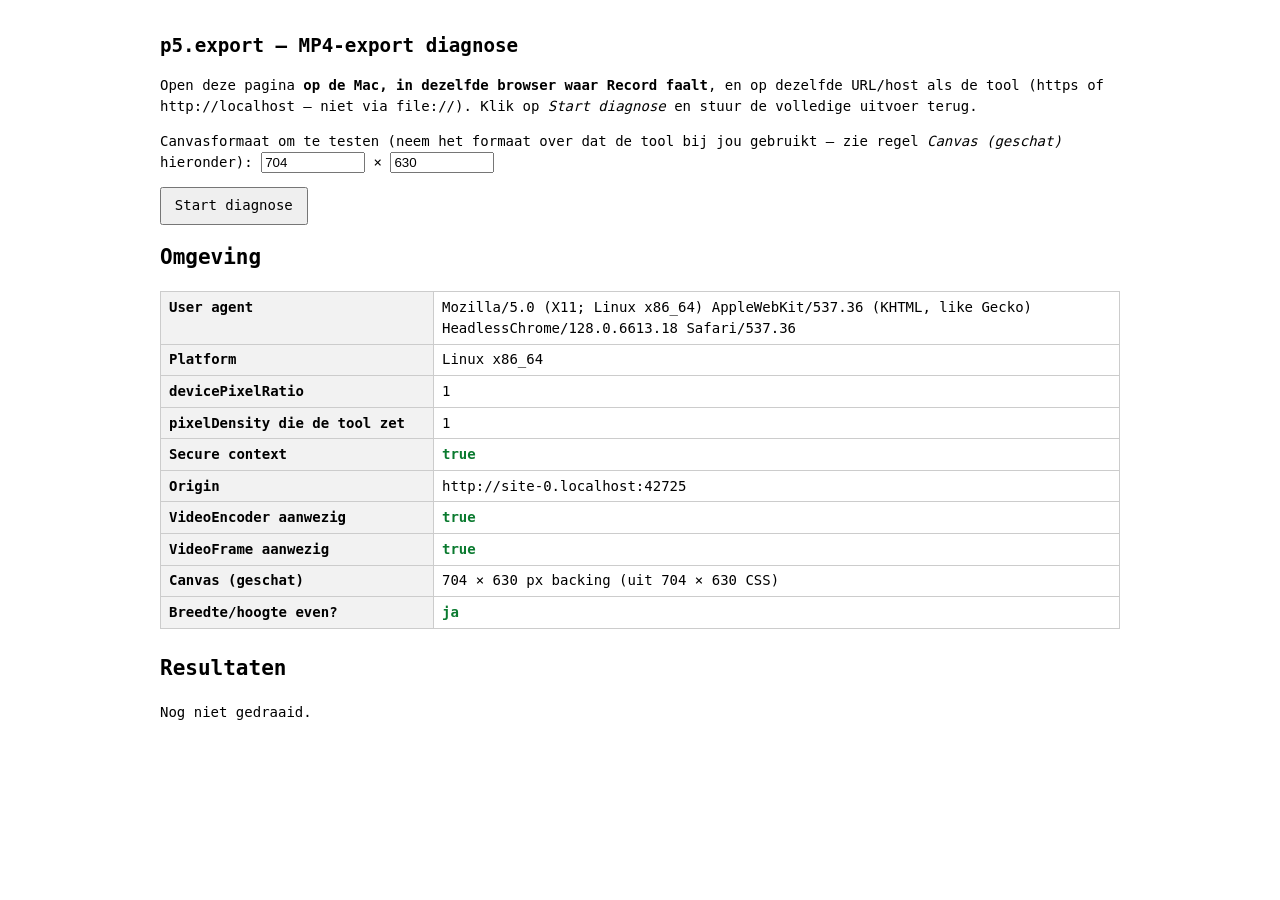
<file: mp4-export-diagnose.html>
<!doctype html>
<html lang="nl">
<head>
<meta charset="utf-8">
<title>p5.export — MP4-export diagnose</title>
<style>
  body { font: 14px/1.5 ui-monospace, Menlo, Consolas, monospace; margin: 2rem auto; max-width: 60rem; padding: 0 1rem; }
  h1 { font-size: 1.2rem; }
  table { border-collapse: collapse; width: 100%; margin: .5rem 0 1.5rem; }
  th, td { border: 1px solid #ccc; padding: .3rem .5rem; text-align: left; vertical-align: top; }
  th { background: #f2f2f2; width: 16rem; }
  .ok   { color: #0a7a2f; font-weight: bold; }
  .bad  { color: #c00; font-weight: bold; }
  .warn { color: #b36b00; font-weight: bold; }
  #out { white-space: pre-wrap; }
  button { font: inherit; padding: .4rem .8rem; }
  canvas { border: 1px solid #ccc; }
</style>
</head>
<body>

<h1>p5.export — MP4-export diagnose</h1>
<p>Open deze pagina <strong>op de Mac, in dezelfde browser waar Record faalt</strong>, en op
dezelfde URL/host als de tool (https of http://localhost — niet via <code>file://</code>).
Klik op <em>Start diagnose</em> en stuur de volledige uitvoer terug.</p>

<p>
  Canvasformaat om te testen (neem het formaat over dat de tool bij jou gebruikt —
  zie regel <em>Canvas (geschat)</em> hieronder):
  <input id="w" type="number" value="0" style="width:6rem"> ×
  <input id="h" type="number" value="0" style="width:6rem">
</p>
<p>
  <button id="run">Start diagnose</button>
  <button id="dl" hidden>Test-MP4 downloaden</button>
</p>

<h2>Omgeving</h2>
<table id="env"></table>

<h2>Resultaten</h2>
<div id="out">Nog niet gedraaid.</div>

<script type="module">
const MEDIABUNNY_URL = 'https://cdn.jsdelivr.net/npm/mediabunny@1/+esm';

const envTable = document.getElementById('env');
const out = document.getElementById('out');
const lines = [];

function log(msg, cls) {
  lines.push(cls ? `<span class="${cls}">${msg}</span>` : msg);
  out.innerHTML = lines.join('\n');
}
function row(k, v, cls) {
  const tr = document.createElement('tr');
  tr.innerHTML = `<th>${k}</th><td class="${cls || ''}">${v}</td>`;
  envTable.appendChild(tr);
}

// ── Omgeving ────────────────────────────────────────────────────────────────
const dpr = window.devicePixelRatio || 1;
const density = Math.min(dpr, 2); // exact wat sketch.js doet
// De stage is ongeveer de viewport minus de panelen; ruwe schatting.
const cssW = Math.max(400, Math.round((window.innerWidth || 1440) * 0.55));
const cssH = Math.max(320, Math.round((window.innerHeight || 900) * 0.7));
const labW = Math.floor(cssW * density);
const labH = Math.floor(cssH * density);

document.getElementById('w').value = labW;
document.getElementById('h').value = labH;

row('User agent', navigator.userAgent);
row('Platform', navigator.platform || '(onbekend)');
row('devicePixelRatio', dpr, dpr > 1 ? 'warn' : '');
row('pixelDensity die de tool zet', density);
row('Secure context', window.isSecureContext,
    window.isSecureContext ? 'ok' : 'bad');
row('Origin', location.origin);
row('VideoEncoder aanwezig', typeof VideoEncoder !== 'undefined',
    typeof VideoEncoder !== 'undefined' ? 'ok' : 'bad');
row('VideoFrame aanwezig', typeof VideoFrame !== 'undefined',
    typeof VideoFrame !== 'undefined' ? 'ok' : 'bad');
row('Canvas (geschat)', `${labW} × ${labH} px backing (uit ${cssW} × ${cssH} CSS)`,
    (labW % 2 || labH % 2) ? 'bad' : '');
row('Breedte/hoogte even?',
    (labW % 2 === 0 && labH % 2 === 0)
      ? 'ja'
      : `NEE (w%2=${labW % 2}, h%2=${labH % 2}) → H.264 weigert oneven afmetingen`,
    (labW % 2 || labH % 2) ? 'bad' : 'ok');

// ── Tests ───────────────────────────────────────────────────────────────────
const CODECS = [
  ['avc1.640028', 'High     L4.0  (mediabunny kiest ALTIJD High: avc1.64xx)'],
  ['avc1.640034', 'High     L5.2'],
  ['avc1.4D0028', 'Main     L4.0'],
  ['avc1.42E028', 'Baseline L4.0'],
];

async function probeCodec(codec, w, h, bitrate) {
  try {
    const res = await VideoEncoder.isConfigSupported({
      codec, width: w, height: h, bitrate, framerate: 60,
    });
    return res.supported === true ? 'supported' : 'NIET supported';
  } catch (err) {
    return 'throw: ' + err;
  }
}

// Echte encode-test: configureert een encoder en duwt er 10 frames doorheen.
// isConfigSupported() liegt op sommige platforms — dit is de harde test.
async function realEncodeTest(codec, w, h, bitrate) {
  return new Promise((resolve) => {
    let chunks = 0;
    let enc;
    const fail = (e) => resolve('FOUT: ' + (e && e.message ? e.message : e));
    try {
      enc = new VideoEncoder({
        output: () => { chunks++; },
        error: fail,
      });
      enc.configure({ codec, width: w, height: h, bitrate, framerate: 60 });
    } catch (err) { return fail(err); }

    (async () => {
      try {
        const data = new Uint8Array(w * h * 4).fill(128);
        for (let i = 0; i < 10; i++) {
          const frame = new VideoFrame(data, {
            format: 'RGBA', codedWidth: w, codedHeight: h,
            timestamp: i * 16666, duration: 16666,
          });
          enc.encode(frame, { keyFrame: i === 0 });
          frame.close();
        }
        await enc.flush();
        enc.close();
        resolve(chunks > 0 ? `OK (${chunks} chunks)` : 'FOUT: 0 chunks geproduceerd');
      } catch (err) { fail(err); }
    })();
  });
}

// Volledige mediabunny-pijplijn op een echt canvas, net als p5export.js.
async function fullPipelineTest(w, h, bitrateMbps) {
  const { Output, Mp4OutputFormat, BufferTarget, CanvasSource, canEncodeVideo } =
    await import(MEDIABUNNY_URL);

  log(`\n— mediabunny geladen —`);
  if (typeof canEncodeVideo === 'function') {
    try {
      const can = await canEncodeVideo('avc', {
        width: w, height: h, bitrate: bitrateMbps * 1e6,
      });
      log(`canEncodeVideo('avc', ${w}×${h}): ${can}`, can ? 'ok' : 'bad');
      if (!can) {
        log('  → Dit is dezelfde check die p5export.js nu vóór elke opname doet;', 'warn');
        log('    in de tool zie je de reden dan onder de Record-knop staan.', 'warn');
      }
    } catch (err) {
      log(`canEncodeVideo wierp: ${err}`, 'bad');
    }
  }

  const cv = document.createElement('canvas');
  cv.width = w; cv.height = h;
  const ctx = cv.getContext('2d');

  try {
    const video = new CanvasSource(cv, { codec: 'avc', bitrate: bitrateMbps * 1e6 });
    const output = new Output({
      format: new Mp4OutputFormat({ fastStart: 'in-memory' }),
      target: new BufferTarget(),
    });
    output.addVideoTrack(video, { frameRate: 60 });
    await output.start();

    const dt = 1 / 60;
    for (let i = 0; i < 30; i++) {
      ctx.fillStyle = `hsl(${i * 12} 80% 50%)`;
      ctx.fillRect(0, 0, w, h);
      await video.add(i * dt, dt, { keyFrame: i % 60 === 0 });
    }
    await output.finalize();
    const bytes = output.target.buffer.byteLength;
    log(`Volledige mediabunny-pijplijn ${w}×${h}: OK — ${bytes} bytes MP4`, 'ok');
    return new Blob([output.target.buffer], { type: 'video/mp4' });
  } catch (err) {
    log(`Volledige mediabunny-pijplijn ${w}×${h}: FOUT — ${err && err.stack || err}`, 'bad');
    return null;
  }
}

document.getElementById('run').addEventListener('click', async () => {
  lines.length = 0;
  const w = parseInt(document.getElementById('w').value, 10);
  const h = parseInt(document.getElementById('h').value, 10);

  if (typeof VideoEncoder === 'undefined') {
    log('VideoEncoder ontbreekt volledig → MP4-export kan hier NOOIT werken.', 'bad');
    log('Oorzaak: browser te oud (mediabunny vraagt Safari 16.4+ / Chrome 94+),');
    log('of geen secure context (http op een niet-localhost host, of file://).');
    return;
  }

  const sizes = [
    [w, h, `canvasformaat zoals ingevuld`],
    [w - (w % 2), h - (h % 2), `zelfde, afgerond naar EVEN`],
    [1280, 720, `720p referentie`],
    [1920, 1080, `1080p referentie`],
    [2560, 1600, `Retina-schaal (2× een grote stage)`],
    [3840, 2160, `4K — grens van de macOS-hardware-encoder`],
  ];

  log('=== isConfigSupported() per codec/formaat ===');
  log('(De vaste L4.0/L5.2-strings hieronder zijn probes. mediabunny kiest zelf een');
  log(' level bij het formaat, dus "L4.0 NIET supported" op grote maten is normaal —');
  log(' wat telt is de volledige-pijplijntest onderaan.)');
  for (const [tw, th, label] of sizes) {
    log(`\n[${tw}×${th}] ${label}`);
    for (const [codec, desc] of CODECS) {
      const r = await probeCodec(codec, tw, th, 3.5e6);
      log(`  ${codec}  ${desc}\n      → ${r}`,
          r === 'supported' ? 'ok' : 'bad');
    }
  }

  log('\n=== echte encode-test (10 frames) ===');
  for (const [tw, th, label] of sizes) {
    const r = await realEncodeTest('avc1.640028', tw, th, 3.5e6);
    log(`  [${tw}×${th}] ${label} → ${r}`, r.startsWith('OK') ? 'ok' : 'bad');
  }

  log('\n=== volledige mediabunny-pijplijn (zoals p5export.js) ===');
  let blob = await fullPipelineTest(w, h, 3.5);
  if (!blob) {
    const ew = w - (w % 2), eh = h - (h % 2);
    if (ew !== w || eh !== h) {
      log(`\nOpnieuw met EVEN afmetingen ${ew}×${eh}:`);
      blob = await fullPipelineTest(ew, eh, 3.5);
    }
  }
  if (!blob) {
    log(`\nOpnieuw op 1280×720:`);
    blob = await fullPipelineTest(1280, 720, 3.5);
  }

  // Retina-schaal: op een Mac is het canvas 2× zo groot als op een 1×-scherm.
  log(`\nRetina-schaal apart (2560×1600), 20 Mbps zoals het 'edit'-profiel:`);
  await fullPipelineTest(2560, 1600, 20);

  log('\n=== klaar ===');

  if (blob) {
    document.getElementById('dl').hidden = false;
    document.getElementById('dl').onclick = () => {
      const url = URL.createObjectURL(blob);
      const a = document.createElement('a');
      a.href = url; a.download = 'diagnose.mp4';
      document.body.appendChild(a); a.click(); a.remove();
      log('\nDownload aangeroepen. Kwam er een bestand binnen, en speelt het af?',
          'warn');
      log('(Safari blokkeert programmatische blob-downloads soms stil — dan is de', 'warn');
      log(' encoder in orde en zit de fout in de opslagstap.)', 'warn');
      setTimeout(() => URL.revokeObjectURL(url), 10000);
    };
  }
});
</script>
</body>
</html>
</file>
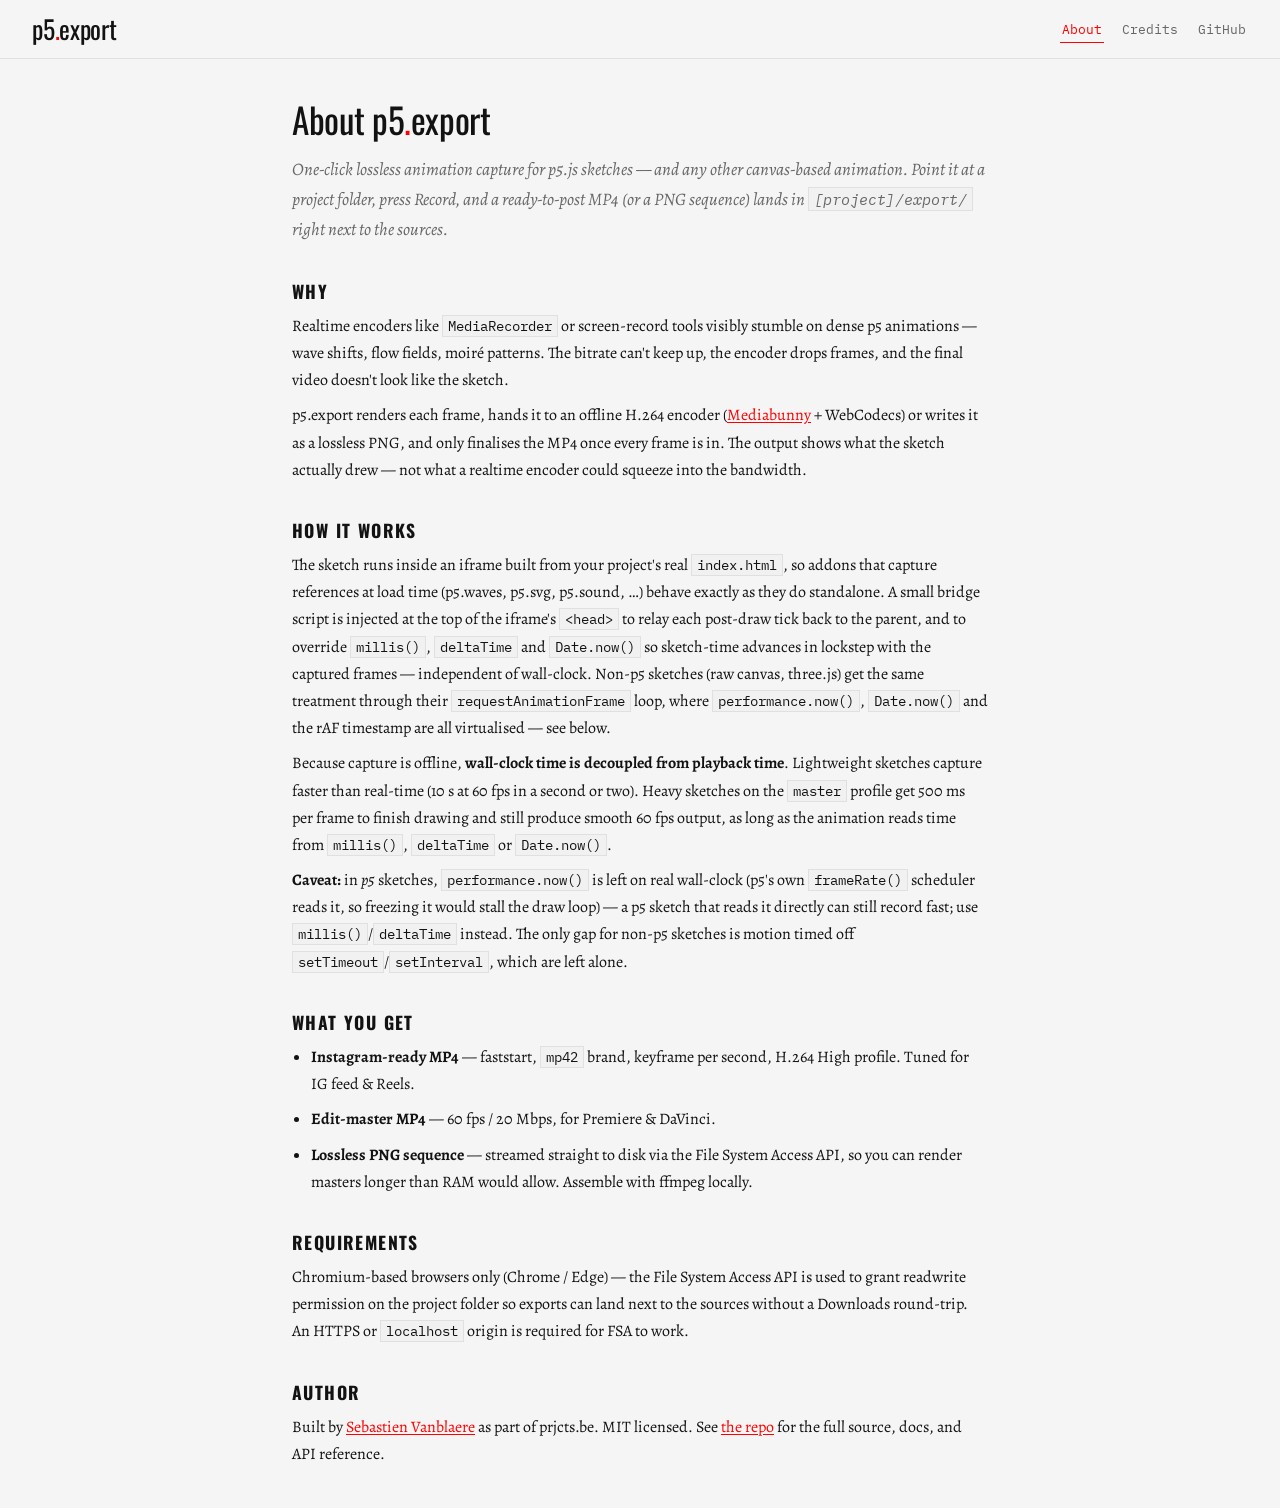
<file: docs/about.html>
<!doctype html>
<html lang="en">
<head>
  <meta charset="utf-8" />
  <meta name="viewport" content="width=device-width, initial-scale=1" />
  <title>About — p5.export</title>
  <link rel="preconnect" href="https://fonts.googleapis.com" />
  <link rel="preconnect" href="https://fonts.gstatic.com" crossorigin />
  <link href="https://fonts.googleapis.com/css2?family=Oswald:wght@300;400;500;600&family=Alegreya:ital,wght@0,400;0,500;0,700;1,400&family=IBM+Plex+Mono:wght@400;500;700&display=swap" rel="stylesheet" />
  <link rel="stylesheet" href="../style.css" />
</head>
<body>

  <nav id="navbar">
    <a href="../index.html" class="nav-logo">p5<span class="dot">.</span>export</a>
    <button class="nav-hamburger" aria-label="Toggle menu" onclick="this.closest('nav').classList.toggle('nav-open')">
      <span></span><span></span><span></span>
    </button>
    <ul class="nav-links">
      <li><a href="about.html" class="active">About</a></li>
      <li><a href="credits.html">Credits</a></li>
      <li><a href="https://github.com/seb-prjcts-be/p5.export" target="_blank" rel="noopener">GitHub</a></li>
    </ul>
  </nav>

  <main class="docs-wrap">
    <h1>About p5<span class="dot">.</span>export</h1>
    <p class="intro">
      One-click lossless animation capture for p5.js sketches — and any
      other canvas-based animation. Point it at a project folder, press
      Record, and a ready-to-post MP4 (or a PNG sequence) lands in
      <code>[project]/export/</code> right next to the sources.
    </p>

    <h2>Why</h2>
    <p>
      Realtime encoders like <code>MediaRecorder</code> or screen-record
      tools visibly stumble on dense p5 animations — wave shifts, flow
      fields, moiré patterns. The bitrate can't keep up, the encoder
      drops frames, and the final video doesn't look like the sketch.
    </p>
    <p>
      p5.export renders each frame, hands it to an offline H.264 encoder
      (<a href="https://mediabunny.dev" target="_blank" rel="noopener">Mediabunny</a>
      + WebCodecs) or writes it as a lossless PNG, and only finalises the
      MP4 once every frame is in. The output shows what the sketch
      actually drew — not what a realtime encoder could squeeze into the
      bandwidth.
    </p>

    <h2>How it works</h2>
    <p>
      The sketch runs inside an iframe built from your project's real
      <code>index.html</code>, so addons that capture references at load
      time (p5.waves, p5.svg, p5.sound, …) behave exactly as they do
      standalone. A small bridge script is injected at the top of the
      iframe's <code>&lt;head&gt;</code> to relay each post-draw tick
      back to the parent, and to override <code>millis()</code>,
      <code>deltaTime</code> and <code>Date.now()</code> so sketch-time
      advances in lockstep with the captured frames — independent of
      wall-clock. Non-p5 sketches (raw canvas, three.js) get the same
      treatment through their <code>requestAnimationFrame</code> loop, where
      <code>performance.now()</code>, <code>Date.now()</code> and the rAF
      timestamp are all virtualised — see below.
    </p>
    <p>
      Because capture is offline, <strong>wall-clock time is decoupled
      from playback time</strong>. Lightweight sketches capture faster
      than real-time (10 s at 60 fps in a second or two). Heavy sketches
      on the <code>master</code> profile get 500 ms per frame to finish
      drawing and still produce smooth 60 fps output, as long as the
      animation reads time from <code>millis()</code>, <code>deltaTime</code>
      or <code>Date.now()</code>.
    </p>
    <p>
      <strong>Caveat:</strong> in <em>p5</em> sketches,
      <code>performance.now()</code> is left on real wall-clock (p5's own
      <code>frameRate()</code> scheduler reads it, so freezing it would stall
      the draw loop) — a p5 sketch that reads it directly can still record
      fast; use <code>millis()</code>/<code>deltaTime</code> instead. The only
      gap for non-p5 sketches is motion timed off
      <code>setTimeout</code>/<code>setInterval</code>, which are left alone.
    </p>

    <h2>What you get</h2>
    <ul>
      <li><strong>Instagram-ready MP4</strong> — faststart, <code>mp42</code> brand, keyframe per second, H.264 High profile. Tuned for IG feed &amp; Reels.</li>
      <li><strong>Edit-master MP4</strong> — 60 fps / 20 Mbps, for Premiere &amp; DaVinci.</li>
      <li><strong>Lossless PNG sequence</strong> — streamed straight to disk via the File System Access API, so you can render masters longer than RAM would allow. Assemble with ffmpeg locally.</li>
    </ul>

    <h2>Requirements</h2>
    <p>
      Chromium-based browsers only (Chrome / Edge) — the File System
      Access API is used to grant readwrite permission on the project
      folder so exports can land next to the sources without a Downloads
      round-trip. An HTTPS or <code>localhost</code> origin is required
      for FSA to work.
    </p>

    <h2>Author</h2>
    <p>
      Built by <a href="https://prjcts.be" target="_blank" rel="noopener">Sebastien Vanblaere</a>
      as part of prjcts.be. MIT licensed.
      See <a href="https://github.com/seb-prjcts-be/p5.export" target="_blank" rel="noopener">the repo</a>
      for the full source, docs, and API reference.
    </p>
  </main>

</body>
</html>
</file>
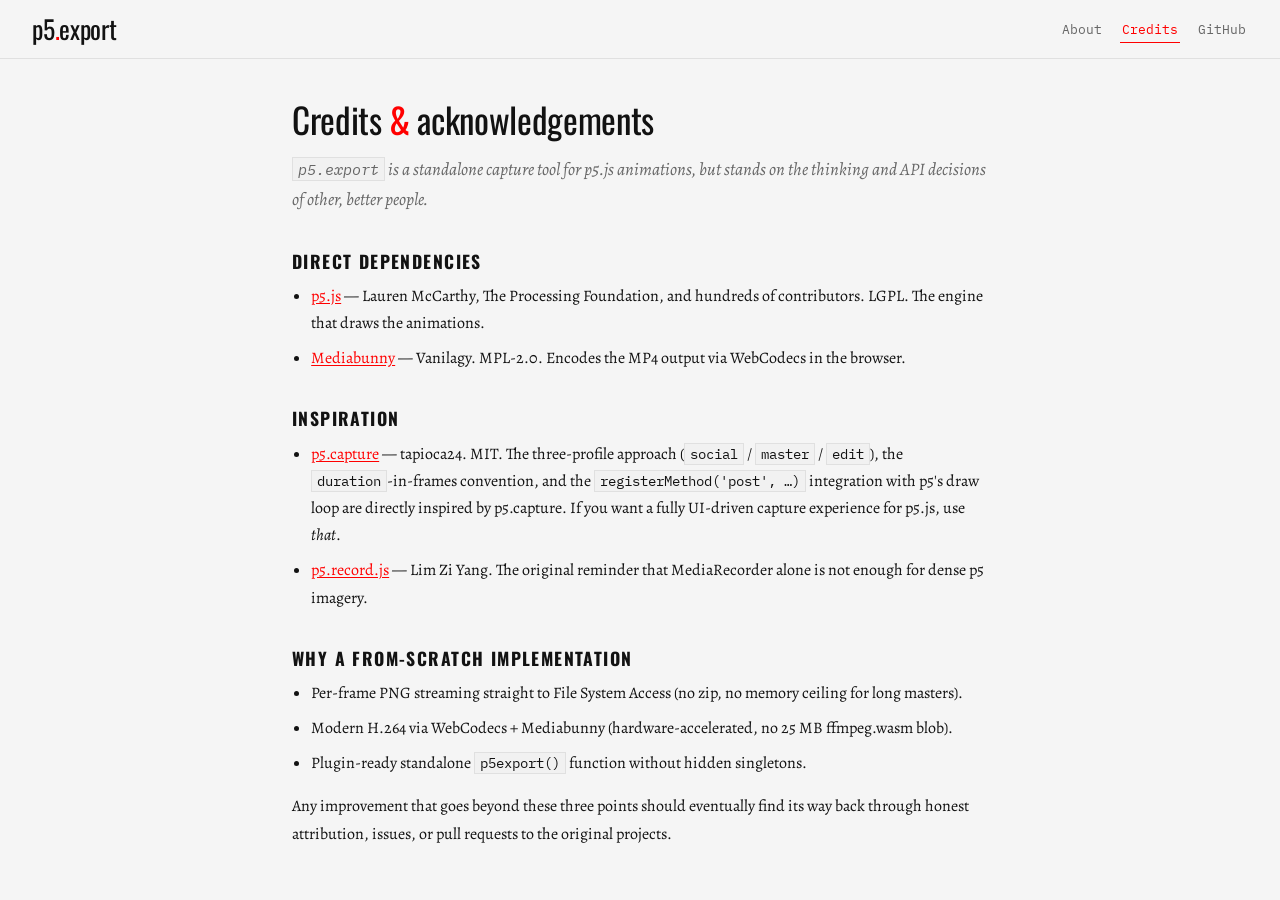
<file: docs/credits.html>
<!doctype html>
<html lang="en">
<head>
  <meta charset="utf-8" />
  <meta name="viewport" content="width=device-width, initial-scale=1" />
  <title>Credits — p5.export</title>
  <link rel="preconnect" href="https://fonts.googleapis.com" />
  <link rel="preconnect" href="https://fonts.gstatic.com" crossorigin />
  <link href="https://fonts.googleapis.com/css2?family=Oswald:wght@300;400;500;600&family=Alegreya:ital,wght@0,400;0,500;0,700;1,400&family=IBM+Plex+Mono:wght@400;500;700&display=swap" rel="stylesheet" />
  <link rel="stylesheet" href="../style.css" />
</head>
<body>

  <nav id="navbar">
    <a href="../index.html" class="nav-logo">p5<span class="dot">.</span>export</a>
    <button class="nav-hamburger" aria-label="Toggle menu" onclick="this.closest('nav').classList.toggle('nav-open')">
      <span></span><span></span><span></span>
    </button>
    <ul class="nav-links">
      <li><a href="about.html">About</a></li>
      <li><a href="credits.html" class="active">Credits</a></li>
      <li><a href="https://github.com/seb-prjcts-be/p5.export" target="_blank" rel="noopener">GitHub</a></li>
    </ul>
  </nav>

  <main class="docs-wrap">
    <h1>Credits <span class="dot">&amp;</span> acknowledgements</h1>
    <p class="intro">
      <code>p5.export</code> is a standalone capture tool for p5.js
      animations, but stands on the thinking and API decisions of
      other, better people.
    </p>

    <h2>Direct dependencies</h2>
    <ul>
      <li>
        <a href="https://p5js.org/" target="_blank" rel="noopener">p5.js</a> —
        Lauren McCarthy, The Processing Foundation, and hundreds of
        contributors. LGPL. The engine that draws the animations.
      </li>
      <li>
        <a href="https://mediabunny.dev" target="_blank" rel="noopener">Mediabunny</a> —
        Vanilagy. MPL-2.0. Encodes the MP4 output via WebCodecs in the
        browser.
      </li>
    </ul>

    <h2>Inspiration</h2>
    <ul>
      <li>
        <a href="https://github.com/tapioca24/p5.capture" target="_blank" rel="noopener">p5.capture</a> —
        tapioca24. MIT. The three-profile approach
        (<code>social</code> / <code>master</code> / <code>edit</code>),
        the <code>duration</code>-in-frames convention, and the
        <code>registerMethod('post', …)</code> integration with p5's draw
        loop are directly inspired by p5.capture. If you want a fully
        UI-driven capture experience for p5.js, use <em>that</em>.
      </li>
      <li>
        <a href="https://github.com/limzykenneth/p5.record.js" target="_blank" rel="noopener">p5.record.js</a> —
        Lim Zi Yang. The original reminder that MediaRecorder alone is
        not enough for dense p5 imagery.
      </li>
    </ul>

    <h2>Why a from-scratch implementation</h2>
    <ul>
      <li>
        Per-frame PNG streaming straight to File System Access (no zip,
        no memory ceiling for long masters).
      </li>
      <li>
        Modern H.264 via WebCodecs + Mediabunny (hardware-accelerated,
        no 25 MB ffmpeg.wasm blob).
      </li>
      <li>
        Plugin-ready standalone <code>p5export()</code> function without
        hidden singletons.
      </li>
    </ul>
    <p>
      Any improvement that goes beyond these three points should
      eventually find its way back through honest attribution, issues,
      or pull requests to the original projects.
    </p>
  </main>

</body>
</html>
</file>
<file: style.css>
*, *::before, *::after {
  box-sizing: border-box;
  margin: 0;
  padding: 0;
}

:root {
  --bg: #f5f5f5;
  --bg-surface: #f1f1f1;
  --text: #121212;
  --text-dim: #666666;
  --accent: #ff0000;
  --accent-hover: #cc0000;
  --accent-light: rgba(255, 0, 0, 0.15);
  --border: #e0e0e0;

  --font-heading: 'Oswald', sans-serif;
  --font-body: 'IBM Plex Mono', 'Courier New', monospace;
  --font-serif: 'Alegreya', Georgia, serif;
  --font-mono: 'IBM Plex Mono', monospace;

  --space-xs: 0.5rem;
  --space-sm: 1rem;
  --space-md: 2rem;
}

body {
  background: var(--bg);
  color: var(--text);
  font-family: var(--font-body);
  font-size: 0.9rem;
  line-height: 1.6;
  -webkit-font-smoothing: antialiased;
}

a {
  color: var(--accent);
  text-decoration: none;
  transition: color 0.2s ease;
}

a:hover {
  color: var(--accent-hover);
  text-decoration: underline;
}

/* ---- Nav --------------------------------------------------------------- */

#navbar {
  display: flex;
  align-items: center;
  justify-content: space-between;
  padding: var(--space-sm) var(--space-md);
  border-bottom: 1px solid var(--border);
  background: var(--bg);
  gap: var(--space-sm);
}

.nav-logo {
  font-family: var(--font-heading);
  font-weight: 400;
  font-size: 1.6rem;
  letter-spacing: -0.01em;
  line-height: 1;
  color: var(--text);
  text-decoration: none;
}

.nav-logo:hover {
  color: var(--text);
  text-decoration: none;
}

.nav-logo .dot {
  color: var(--accent);
}

.nav-links {
  display: flex;
  list-style: none;
  gap: var(--space-sm);
  margin: 0;
  padding: 0;
}

.nav-links a {
  font-family: var(--font-body);
  font-size: 0.82rem;
  color: var(--text-dim);
  text-decoration: none;
  padding: 4px 2px;
  border-bottom: 1px solid transparent;
  transition: color 0.2s ease, border-color 0.2s ease;
}

.nav-links a:hover,
.nav-links a.active {
  color: var(--accent);
  border-bottom-color: var(--accent);
  text-decoration: none;
}

.nav-hamburger {
  display: none;
  flex-direction: column;
  justify-content: center;
  gap: 4px;
  width: 36px;
  height: 36px;
  padding: 0;
  background: transparent;
  border: 1px solid var(--border);
}

.nav-hamburger span {
  display: block;
  width: 18px;
  height: 2px;
  background: var(--text);
  margin: 0 auto;
}

.tag {
  margin: 0;
  padding: var(--space-xs) var(--space-md);
  color: var(--text-dim);
  font-family: var(--font-serif);
  font-style: italic;
  font-size: 0.95rem;
  border-bottom: 1px solid var(--border);
  background: var(--bg-surface);
}

/* ---- Docs pages -------------------------------------------------------- */

.docs-wrap {
  max-width: 760px;
  margin: 0 auto;
  padding: var(--space-md);
}

.docs-wrap h1 {
  font-family: var(--font-heading);
  font-weight: 400;
  font-size: 2.2rem;
  letter-spacing: -0.01em;
  margin-bottom: var(--space-xs);
}

.docs-wrap h1 .dot {
  color: var(--accent);
}

.docs-wrap h2 {
  font-family: var(--font-heading);
  font-size: 1.1rem;
  text-transform: uppercase;
  letter-spacing: 0.08em;
  margin: var(--space-md) 0 var(--space-xs);
  color: var(--text);
}

.docs-wrap p,
.docs-wrap li {
  font-family: var(--font-serif);
  font-size: 1rem;
  line-height: 1.7;
  color: var(--text);
  margin-bottom: var(--space-xs);
}

.docs-wrap ul {
  padding-left: 1.2rem;
  margin-bottom: var(--space-sm);
}

.docs-wrap a {
  color: var(--accent);
  text-decoration: underline;
  text-underline-offset: 2px;
}

.docs-wrap a:hover {
  color: var(--accent-hover);
}

.docs-wrap code {
  font-family: var(--font-mono);
  font-size: 0.88em;
  background: var(--bg-surface);
  padding: 1px 5px;
  border: 1px solid var(--border);
}

.docs-wrap .intro {
  font-family: var(--font-serif);
  font-style: italic;
  color: var(--text-dim);
  font-size: 1.1rem;
  margin-bottom: var(--space-md);
}

/* ---- Main grid --------------------------------------------------------- */

main.app {
  display: grid;
  grid-template-columns: 380px 1fr;
  min-height: calc(100vh - 100px);
}

.panel {
  padding: var(--space-md);
  border-right: 1px solid var(--border);
  background: var(--bg-surface);
  display: flex;
  flex-direction: column;
  gap: var(--space-sm);
  overflow-y: auto;
}

/* ---- Folder row -------------------------------------------------------- */

.folder-row {
  display: flex;
  align-items: center;
  justify-content: space-between;
  gap: var(--space-xs);
  padding: var(--space-xs) 0.75rem;
  background: var(--bg);
  border: 1px solid var(--border);
  font-size: 0.8rem;
}

.folder-info {
  display: flex;
  flex-direction: column;
  gap: 2px;
  min-width: 0;
}

.folder-label {
  font-family: var(--font-heading);
  font-size: 0.7rem;
  text-transform: uppercase;
  letter-spacing: 0.08em;
  color: var(--text-dim);
}

#folder-path {
  color: var(--text);
  overflow: hidden;
  text-overflow: ellipsis;
  white-space: nowrap;
}

.folder-actions {
  display: flex;
  gap: 4px;
  flex-shrink: 0;
}

/* ---- Mode tabs --------------------------------------------------------- */

.modeswitch {
  display: flex;
  border: 1px solid var(--border);
}

.mode {
  flex: 1;
  background: transparent;
  border: 0;
  border-right: 1px solid var(--border);
  color: var(--text-dim);
  padding: var(--space-xs) var(--space-sm);
  font-family: var(--font-body);
  font-size: 0.85rem;
  cursor: pointer;
  transition: color 0.2s ease;
}

.mode:last-child {
  border-right: 0;
}

.mode:hover {
  color: var(--accent);
}

.mode.active {
  background: var(--bg);
  color: var(--text);
  box-shadow: inset 0 -2px 0 var(--accent);
}

.mode-body.hidden {
  display: none;
}

/* ---- Forms ------------------------------------------------------------- */

label {
  display: flex;
  flex-direction: column;
  gap: 4px;
  font-family: var(--font-heading);
  font-size: 0.7rem;
  text-transform: uppercase;
  letter-spacing: 0.08em;
  color: var(--text-dim);
}

select,
input,
textarea {
  background: var(--bg);
  border: 1px solid var(--border);
  color: var(--text);
  padding: 0.5rem 0.7rem;
  font-family: var(--font-body);
  font-size: 0.85rem;
  border-radius: 0;
  text-transform: none;
  letter-spacing: 0;
}

select:focus,
input:focus,
textarea:focus {
  outline: none;
  border-color: var(--accent);
}

textarea {
  min-height: 160px;
  resize: vertical;
  font-size: 0.8rem;
}

.editor-drop {
  border: 1px dashed var(--border);
  padding: var(--space-sm);
  text-align: center;
  cursor: pointer;
  transition: border-color 0.2s ease, color 0.2s ease, background 0.2s ease;
}

.editor-drop p {
  margin: 0;
  font-size: 0.85rem;
  color: var(--text);
  line-height: 1.5;
}

.editor-drop p + p {
  margin-top: 4px;
}

.editor-drop:hover,
.editor-drop.drag-over,
.editor-drop.flash {
  border-color: var(--accent);
  color: var(--accent);
  background: var(--accent-light);
}

.editor-drop.flash {
  animation: dropFlash 2s ease-out;
}

@keyframes dropFlash {
  0%   { background: var(--accent); color: var(--bg); }
  100% { background: var(--accent-light); color: var(--accent); }
}

.editor-drop.drag-over p,
.editor-drop:hover p {
  color: var(--accent);
}

.editor-hint {
  font-family: var(--font-serif);
  font-style: italic;
  font-size: 0.75rem !important;
  color: var(--text-dim) !important;
}

.editor-drop code {
  font-family: var(--font-mono);
  font-size: 0.75rem;
  padding: 1px 4px;
  background: var(--bg-surface);
}

input[type='file'] {
  padding: 0.4rem;
  cursor: pointer;
}

.field-hint {
  font-family: var(--font-mono);
  font-size: 0.7rem;
  color: var(--text-dim);
  letter-spacing: 0;
  text-transform: none;
  margin-top: 2px;
}

.picker-row {
  display: flex;
  align-items: center;
  gap: var(--space-xs);
  padding: 0.4rem 0;
}

/* ---- Recent project chips --------------------------------------------- */

.recent-row {
  display: flex;
  align-items: flex-start;
  gap: var(--space-xs);
  margin-top: -4px;
}

.recent-label {
  font-family: var(--font-heading);
  font-size: 0.7rem;
  text-transform: uppercase;
  letter-spacing: 0.08em;
  color: var(--text-dim);
  padding-top: 4px;
  flex-shrink: 0;
}

.recent-chips {
  display: flex;
  flex-wrap: wrap;
  gap: 4px;
  min-width: 0;
}

.chip {
  display: inline-flex;
  align-items: stretch;
  border: 1px solid var(--border);
  background: var(--bg);
  font-family: var(--font-mono);
  font-size: 0.72rem;
  transition: border-color 0.2s ease;
}

.chip:hover {
  border-color: var(--accent);
}

.chip-label,
.chip-x {
  background: transparent;
  border: 0;
  color: var(--text);
  padding: 2px 6px;
  font: inherit;
  cursor: pointer;
  letter-spacing: 0;
  text-transform: none;
  max-width: 160px;
  overflow: hidden;
  text-overflow: ellipsis;
  white-space: nowrap;
}

.chip:hover .chip-label {
  color: var(--accent);
}

.chip-x {
  border-left: 1px solid var(--border);
  color: var(--text-dim);
  padding: 2px 5px;
  font-size: 0.85rem;
  line-height: 1;
}

.chip-x:hover {
  color: var(--accent);
  background: var(--accent-light);
}

.picker-path {
  color: var(--text);
  font-family: var(--font-mono);
  font-size: 0.8rem;
  letter-spacing: 0;
  overflow: hidden;
  text-overflow: ellipsis;
  white-space: nowrap;
  flex: 1;
  min-width: 0;
  text-transform: none;
}

.grid {
  display: grid;
  grid-template-columns: minmax(0, 1fr) minmax(0, 1fr);
  gap: var(--space-xs);
}

.grid > label {
  min-width: 0;
}

.grid select,
.grid input {
  min-width: 0;
  width: 100%;
}

/* ---- Buttons ----------------------------------------------------------- */

button {
  background: var(--bg);
  border: 1px solid var(--border);
  color: var(--text);
  padding: 0.6rem 1rem;
  font-family: var(--font-body);
  font-size: 0.85rem;
  cursor: pointer;
  border-radius: 0;
  transition: color 0.2s ease, border-color 0.2s ease, background 0.2s ease;
}

button:hover:not(:disabled) {
  border-color: var(--accent);
  color: var(--accent);
}

button.primary {
  background: transparent;
  color: var(--accent);
  border-color: var(--accent);
  font-weight: 500;
}

button.primary:hover:not(:disabled) {
  background: var(--accent-light);
  color: var(--accent);
  border-color: var(--accent);
}

button.primary.recording {
  background: var(--accent);
  color: var(--bg);
}

button.primary.recording:hover:not(:disabled) {
  background: var(--accent-hover);
  color: var(--bg);
  border-color: var(--accent-hover);
}

button.ghost {
  padding: 0.35rem 0.7rem;
  font-size: 0.75rem;
  background: transparent;
  color: var(--text-dim);
}

button.ghost:hover:not(:disabled) {
  color: var(--accent);
  border-color: var(--accent);
}

button:disabled {
  opacity: 0.4;
  cursor: not-allowed;
}

.actions {
  display: flex;
  align-items: center;
  gap: var(--space-xs);
}

/* ---- Status block (terminal feel) -------------------------------------- */

#status {
  display: flex;
  flex-direction: column;
  gap: 4px;
  padding: var(--space-xs) 0.75rem;
  background: var(--bg);
  border: 1px solid var(--border);
  min-height: 52px;
  font-family: var(--font-mono);
}

#status:has(#status-main:empty):has(#status-witty:empty) {
  display: none;
}

#status-main {
  font-size: 0.82rem;
  color: var(--text);
  font-variant-numeric: tabular-nums;
  overflow: hidden;
  text-overflow: ellipsis;
  white-space: nowrap;
}

#status-main:not(:empty)::before {
  content: 'C:\\> ';
  color: var(--accent);
  font-weight: 700;
}

#status-witty {
  font-size: 0.78rem;
  color: var(--text-dim);
  font-family: var(--font-serif);
  font-style: italic;
}

#status[data-kind='error'] #status-main {
  color: var(--accent);
}

.status-link {
  color: var(--accent);
  text-decoration: underline;
  text-underline-offset: 2px;
}

.status-link:hover {
  color: var(--accent-hover);
}

/* ---- Hint & code ------------------------------------------------------- */

.hint {
  margin: 0;
  font-family: var(--font-serif);
  font-style: italic;
  font-size: 0.85rem;
  color: var(--text-dim);
  line-height: 1.5;
  max-width: 42ch;
}

code {
  font-family: var(--font-mono);
  font-size: 0.75rem;
  background: var(--bg);
  padding: 1px 4px;
  border: 1px solid var(--border);
}

/* ---- Canvas preview (dashed red frame, prjcts thumbnail) --------------- */

.canvas-wrap {
  padding: var(--space-md);
  display: flex;
  align-items: center;
  justify-content: center;
  overflow: auto;
  background: var(--bg);
}

#canvas-holder {
  display: flex;
  align-items: center;
  justify-content: center;
  width: 100%;
  height: 100%;
  min-height: 480px;
  border: 1px dashed var(--accent-light);
  padding: 4px;
  background: var(--bg);
}

#canvas-holder canvas,
#canvas-holder .sketch-iframe {
  display: block;
  max-width: 100%;
  max-height: calc(100vh - 180px);
  height: auto;
  width: auto;
}

#canvas-holder .sketch-iframe {
  border: 0;
  width: 100%;
  height: calc(100vh - 180px);
  background: var(--bg);
}

/* ---- Utilities --------------------------------------------------------- */

.hidden {
  display: none !important;
}

.selected {
  margin-top: var(--space-xs);
  padding: 0.4rem 0.7rem;
  background: var(--bg);
  border: 1px solid var(--accent);
  font-size: 0.78rem;
  color: var(--accent);
  overflow: hidden;
  text-overflow: ellipsis;
  white-space: nowrap;
}

/* ---- Responsive -------------------------------------------------------- */

@media (max-width: 768px) {
  main.app {
    grid-template-columns: 1fr;
  }
  .panel {
    border-right: 0;
    border-bottom: 1px solid var(--border);
  }
  .nav-logo {
    font-size: 1.4rem;
  }
  .nav-hamburger {
    display: flex;
  }
  .nav-links {
    display: none;
    position: absolute;
    top: 100%;
    left: 0;
    right: 0;
    flex-direction: column;
    background: var(--bg);
    border-bottom: 1px solid var(--border);
    padding: var(--space-sm) var(--space-md);
    gap: var(--space-xs);
    z-index: 10;
  }
  #navbar.nav-open .nav-links {
    display: flex;
  }
  #navbar {
    position: relative;
  }
}
</file>
